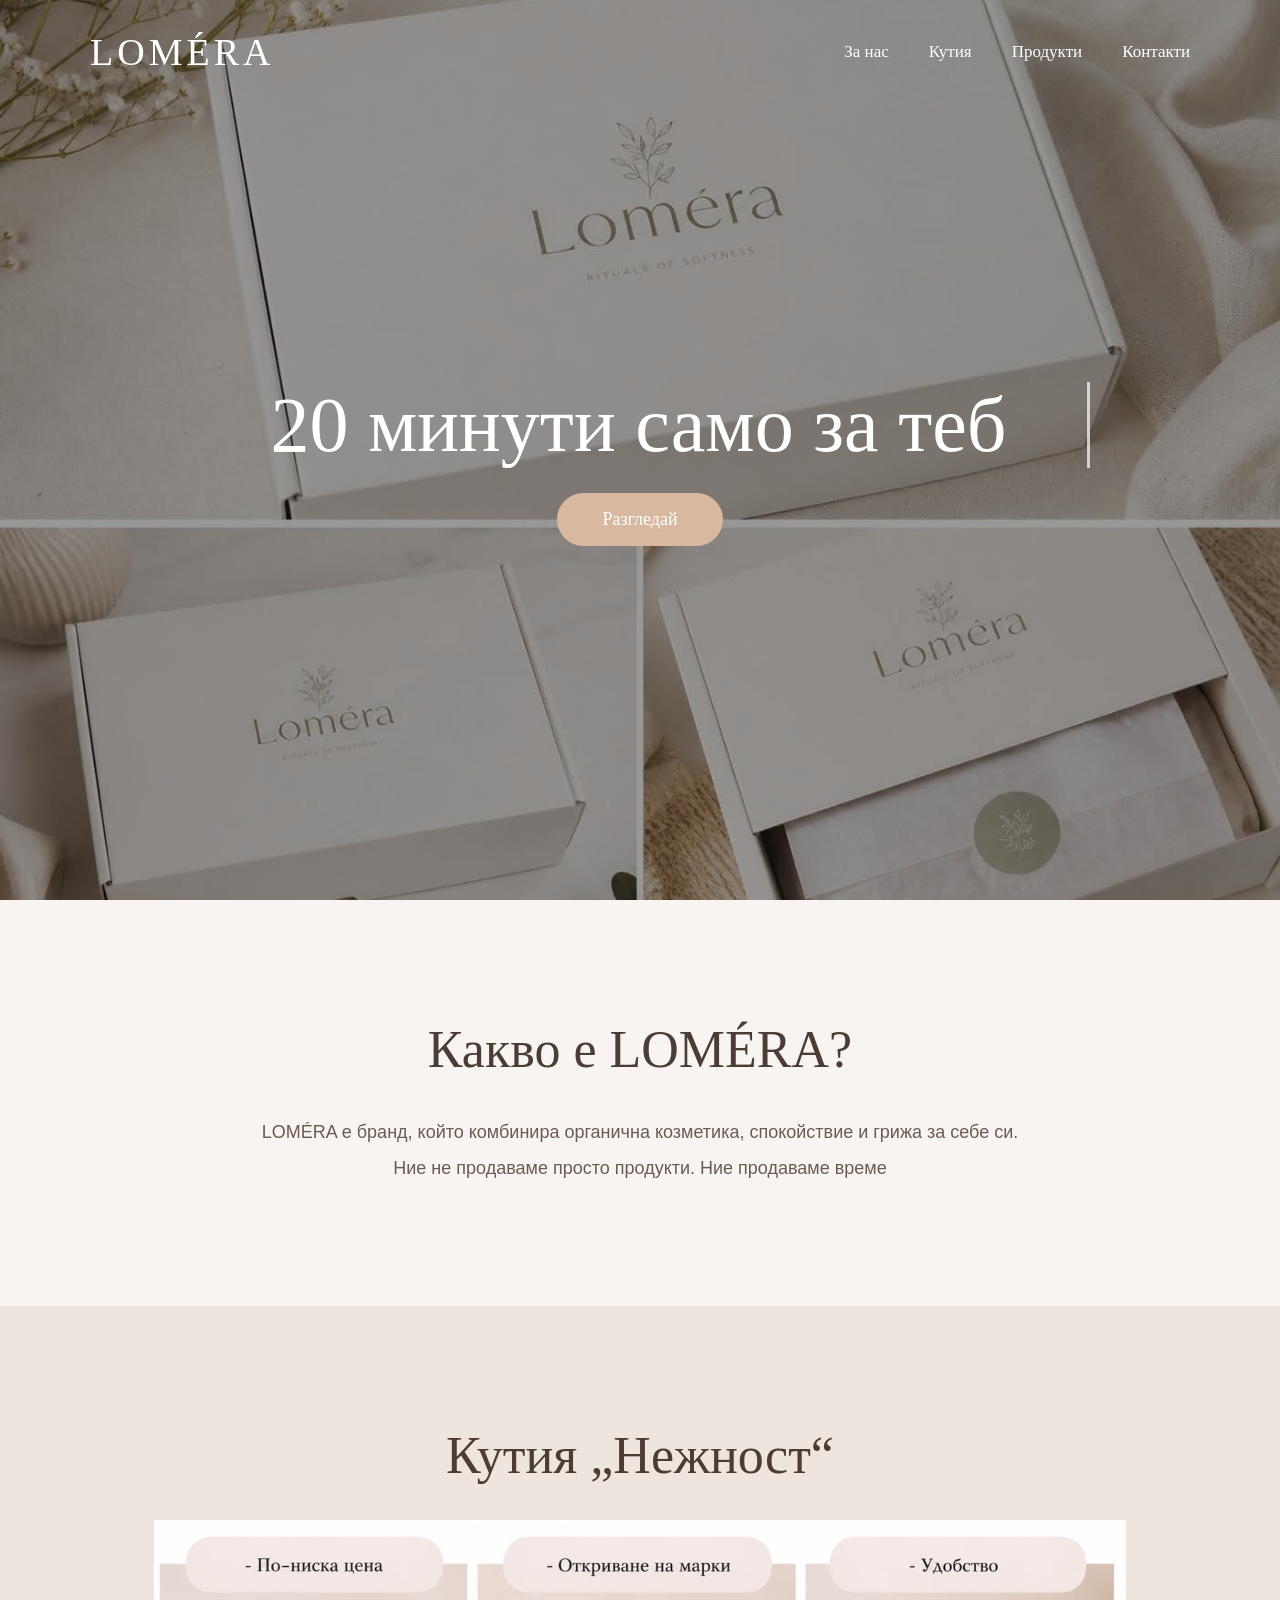
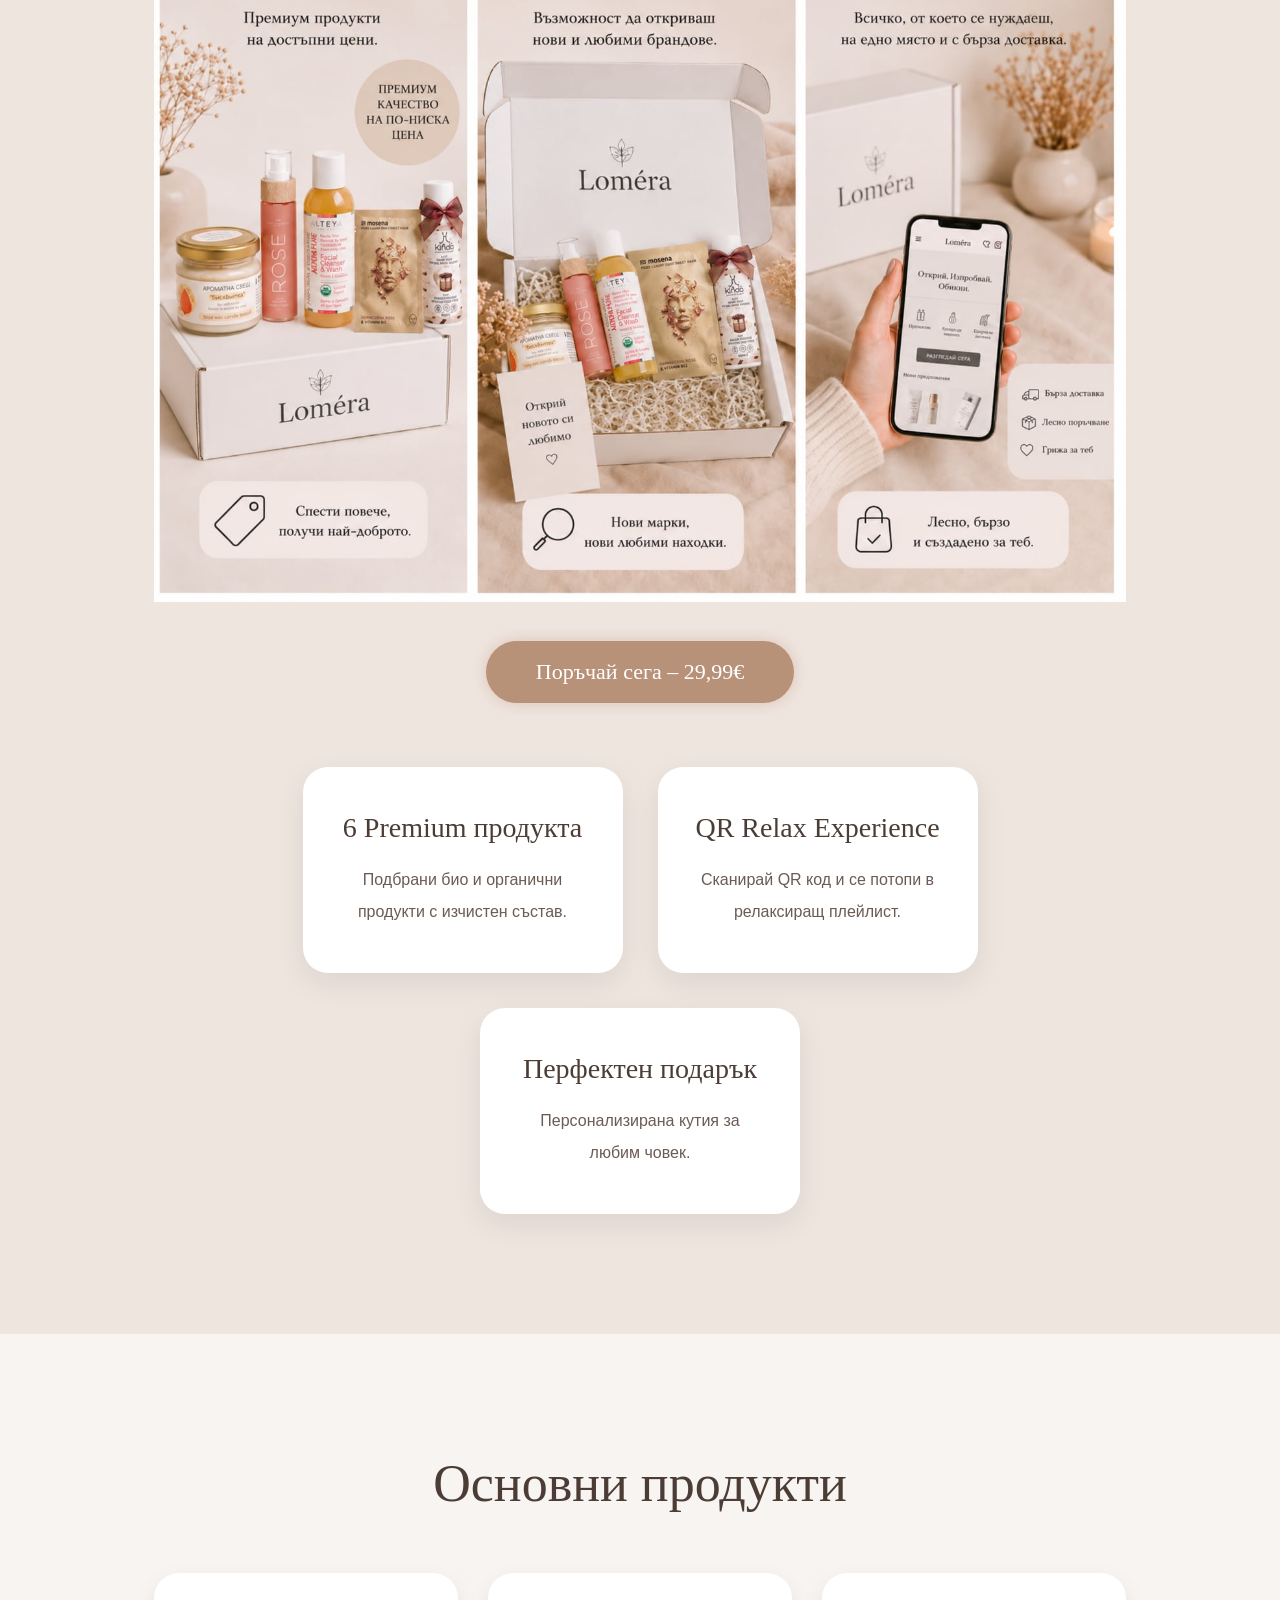
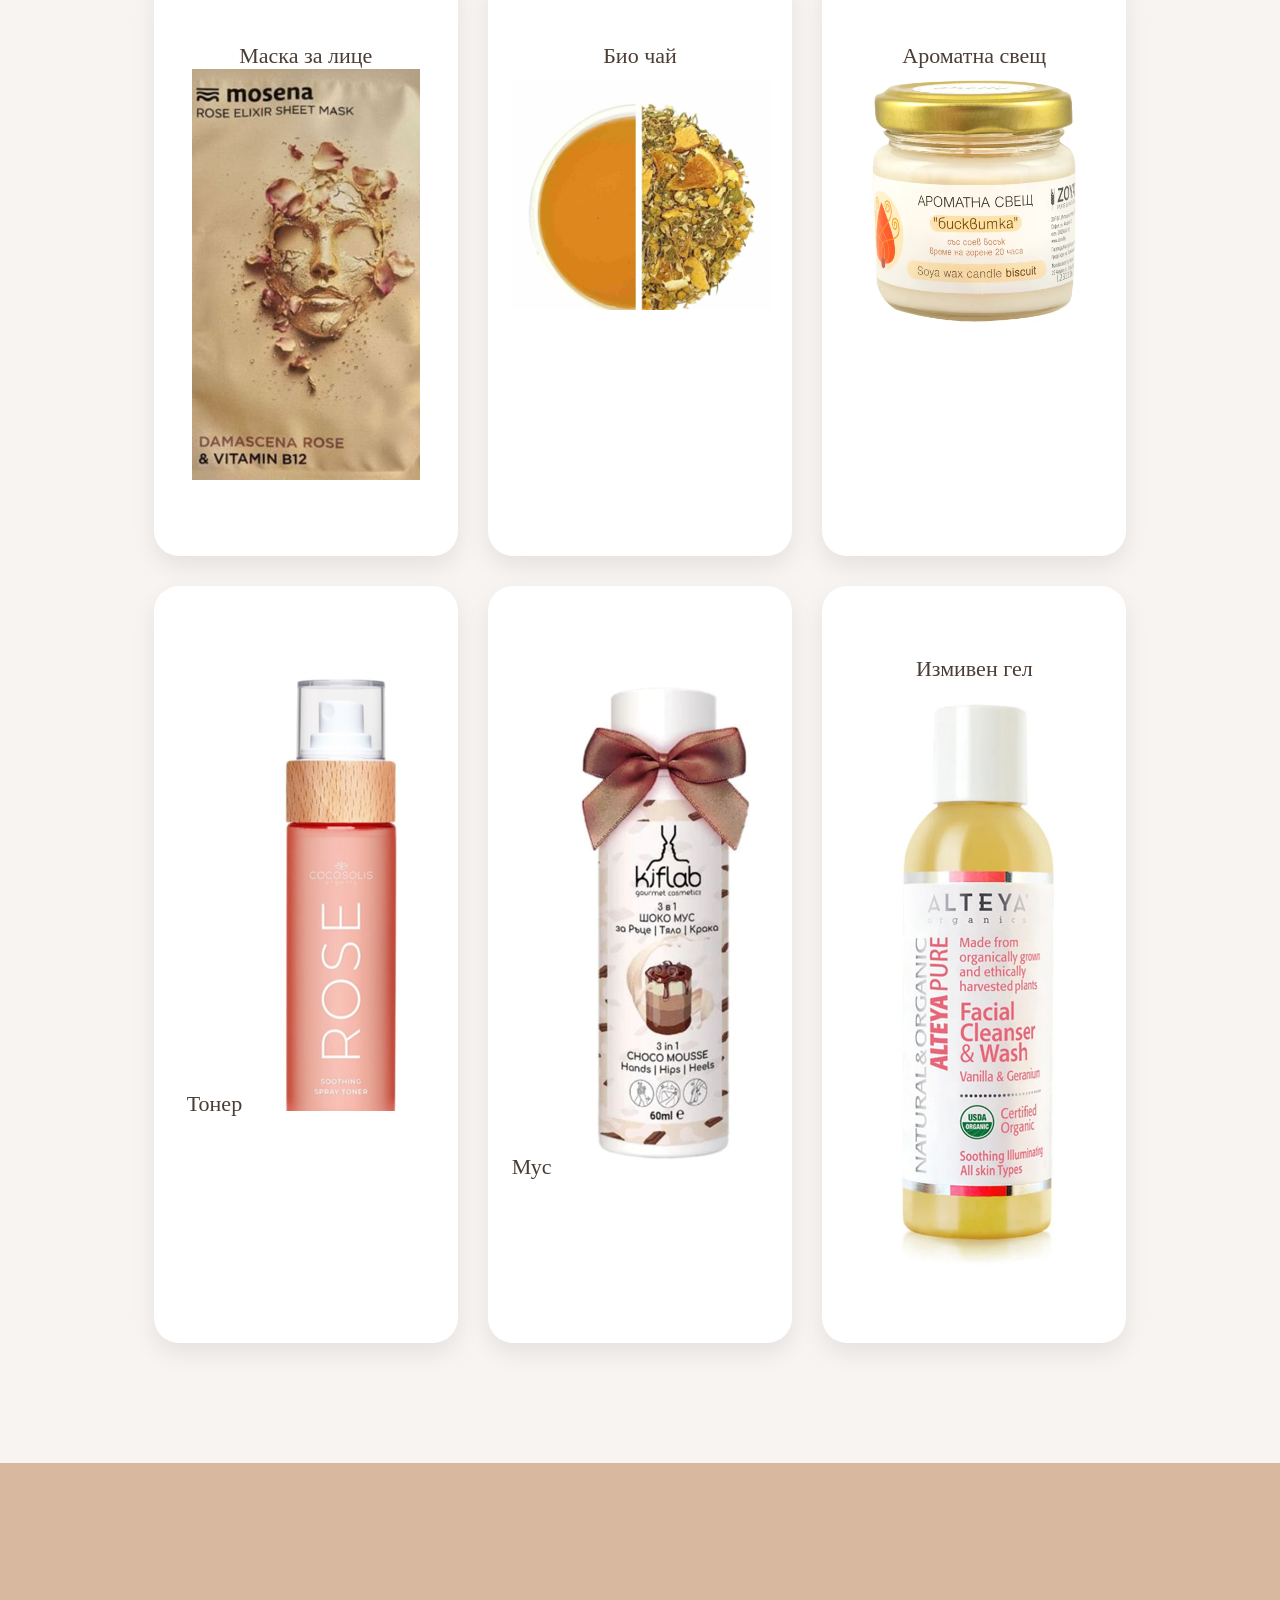
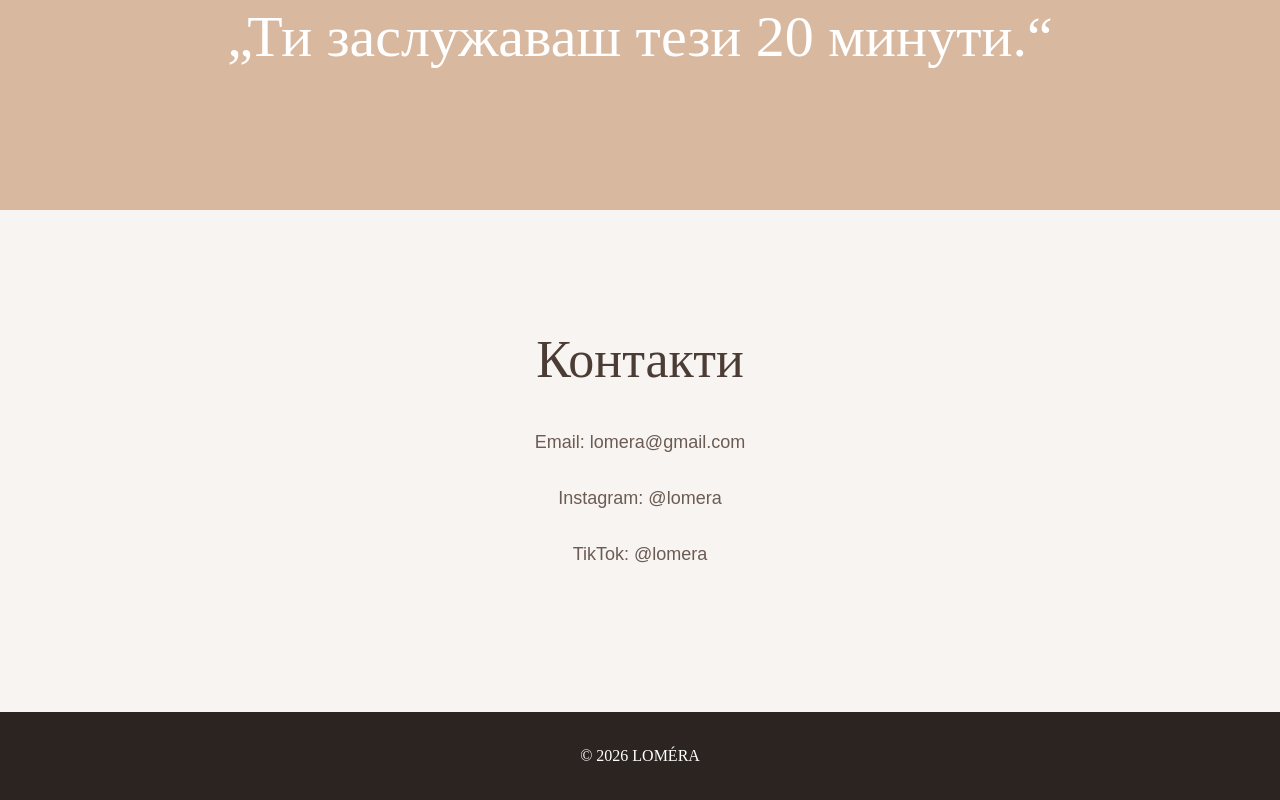
<file: index.html>
<!DOCTYPE html>
<html lang="bg">
<head>
    <meta charset="UTF-8">
    <meta name="viewport" content="width=device-width, initial-scale=1.0">
    <title>LOMÉRA</title>

    <link rel="stylesheet" href="style.css">
</head>
<body>

    <header>

        <nav>
            <h1>LOMÉRA</h1>

            <ul>
                <li><a href="#about">За нас</a></li>
                <li><a href="#box">Кутия</a></li>
                <li><a href="#products">Продукти</a></li>
                <li><a href="#contact">Контакти</a></li>
            </ul>
        </nav>

        <div class="hero">

            <h2>20 минути само за теб</h2>

           

            <a href="#about" class="btn">
                Разгледай
            </a>

        </div>

    </header>

    <section id="about" class="section">

        <h2>Какво е LOMÉRA?</h2>

        <p>
            LOMÉRA е бранд, който комбинира органична козметика,
            спокойствие и грижа за себе си.
        </p>

        <p>
            Ние не продаваме просто продукти.
            Ние продаваме време
        </p>

    </section>

    <section id="box" class="section dark-section">

        <h2>Кутия „Нежност“</h2>
        <img src = "685104263_960308946868538_2619702765755820167_n.jpg" style="max-width:100%; height:auto;">
<a href="#contact" class="order-btn">
            Поръчай сега – 29,99€
        </a>

        <div class="cards">

            <div class="card">
                <h3>6 Premium продукта</h3>

                <p>
                    Подбрани био и органични продукти
                    с изчистен състав.
                </p>
            </div>

            <div class="card">
                <h3>QR Relax Experience</h3>

                <p>
                    Сканирай QR код и се потопи
                    в релаксиращ плейлист.
                </p>
            </div>

            <div class="card">
                <h3>Перфектен подарък</h3>

                <p>
                    Персонализирана кутия
                    за любим човек.
                </p>
            </div>

        </div>

    </section>

    <section id="products" class="section">

        <h2>Основни продукти</h2>

        <div class="products">

            <div class="product">
                Маска за лице
                <img src = "маска.png">
            </div>

            <div class="product">
                Био чай
                <img src = "чай1.png" style="max-width:100%; height:auto;">
            </div>

            <div class="product">
                Ароматна свещ
                <img src = "17355-43907-4.avif" style="max-width:100%; height:auto;">
            </div>

            <div class="product">
                Тонер
                <img src = "тонер.png" >
            </div>

            <div class="product">
                Мус
               <img src ="мус.png">
            </div>

            <div class="product">
                Измивен гел
                <img src = "гел.png">
            </div>

        </div>

    </section>

    <section class="quote">

        <h2>
            „Ти заслужаваш тези 20 минути.“
        </h2>

    </section>

    <section id="contact" class="section">

        <h2>Контакти</h2>

        <p>Email: lomera@gmail.com</p>

        <p>Instagram: @lomera</p>

        <p>TikTok: @lomera</p>

    </section>
 
    <footer>

        <p>
            © 2026 LOMÉRA
        </p>

    </footer>

</body>
</html>
</file>
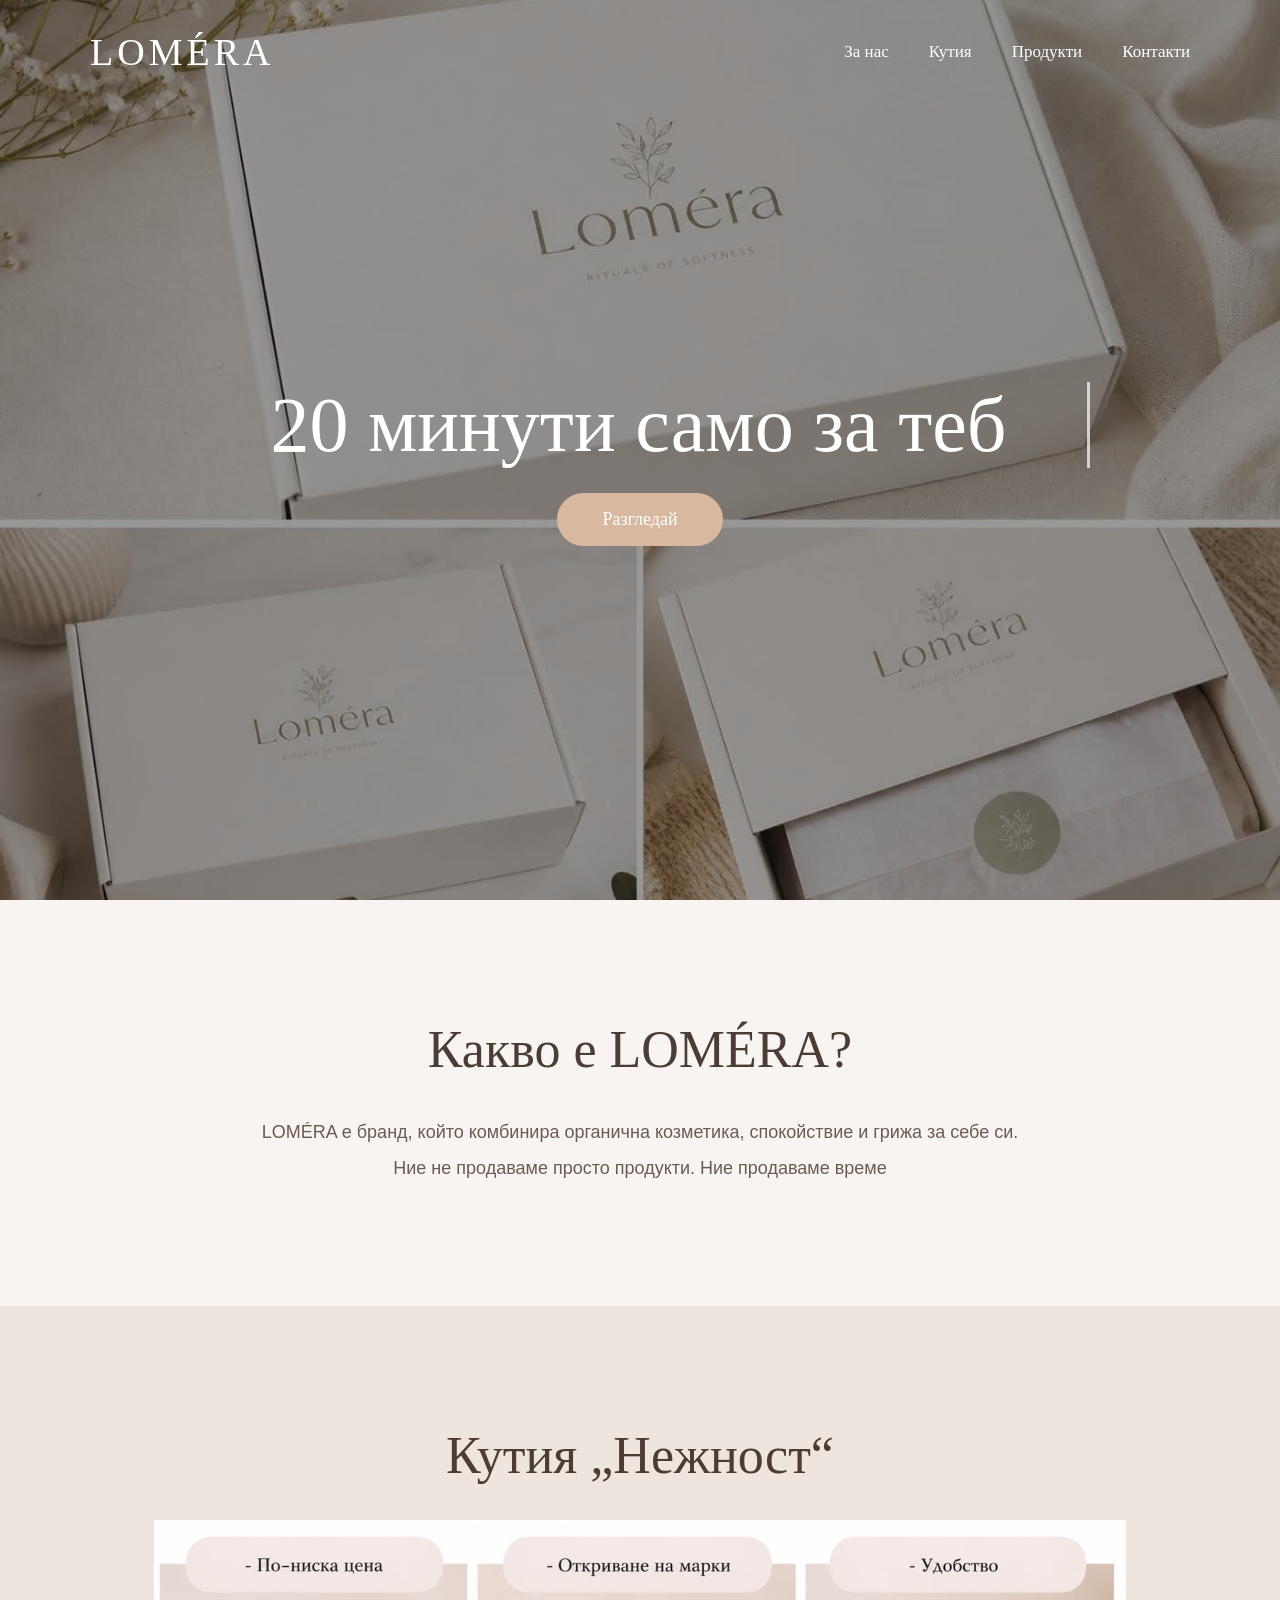
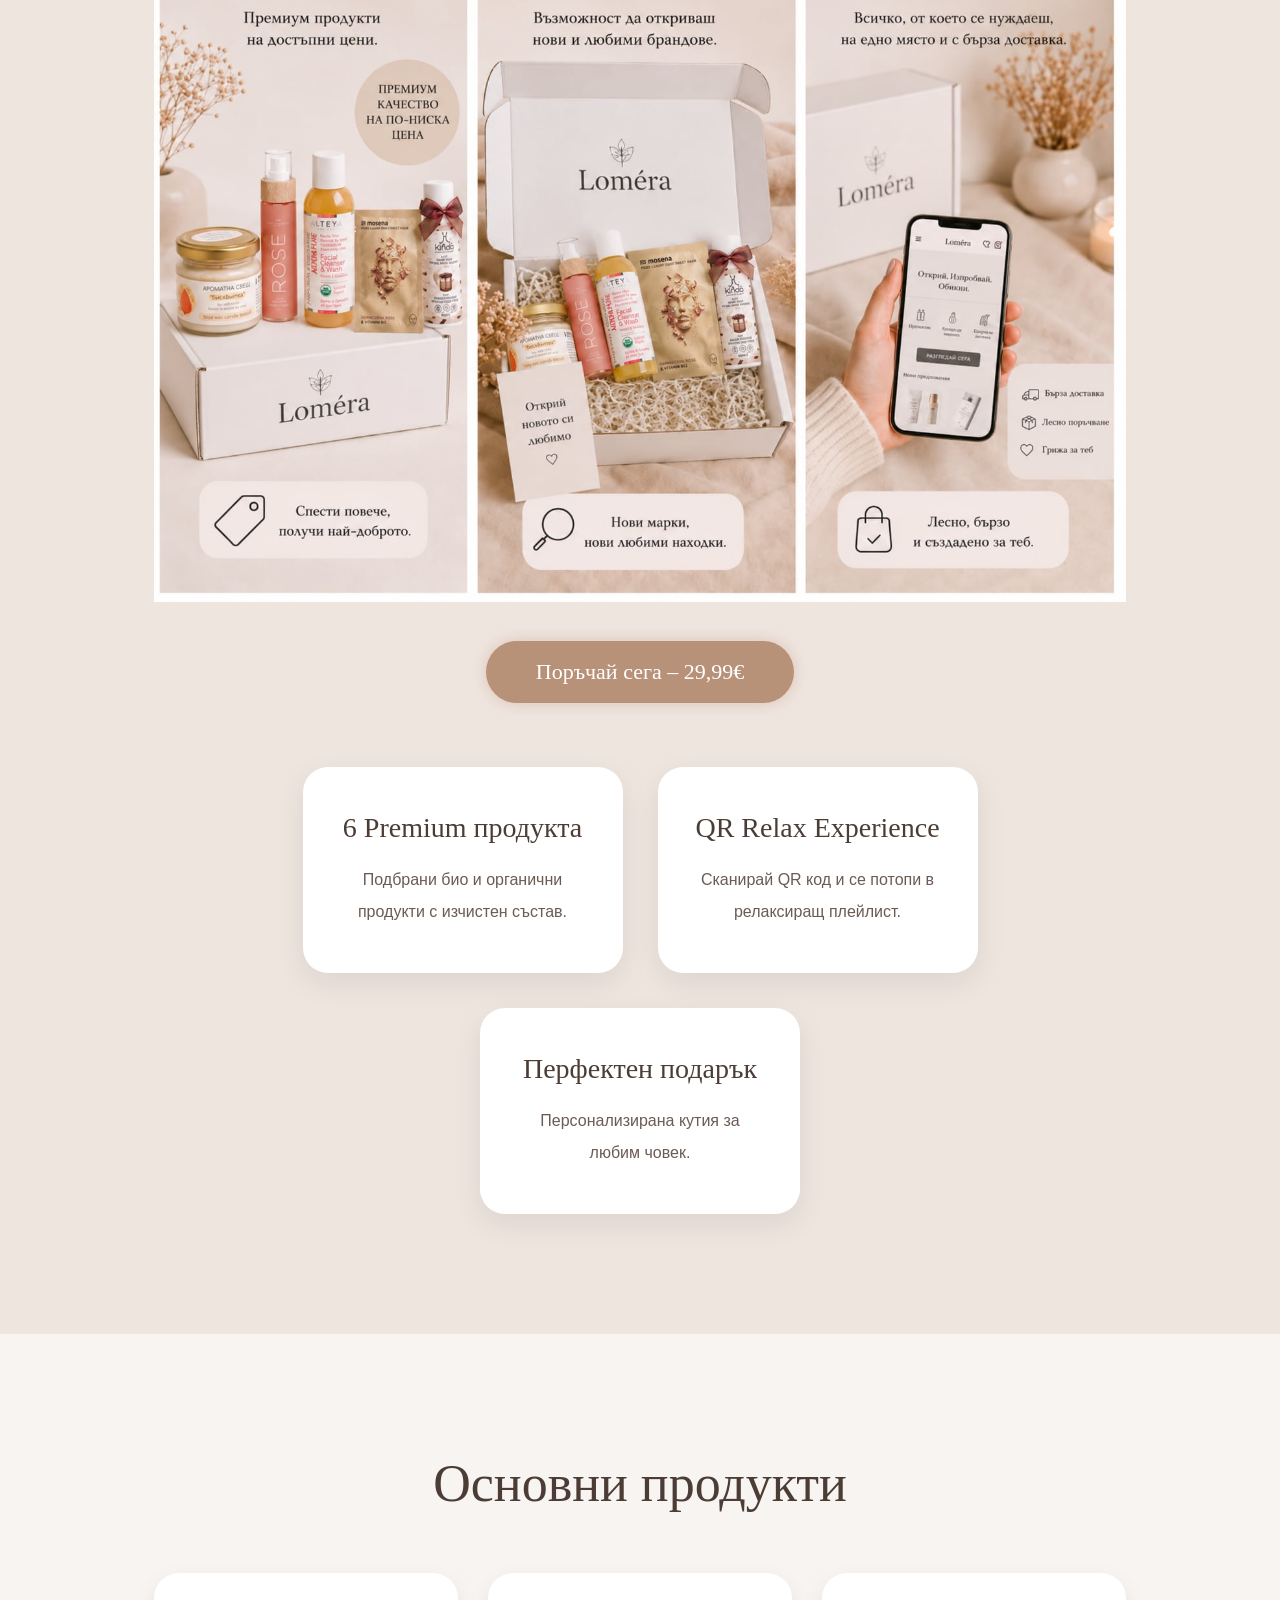
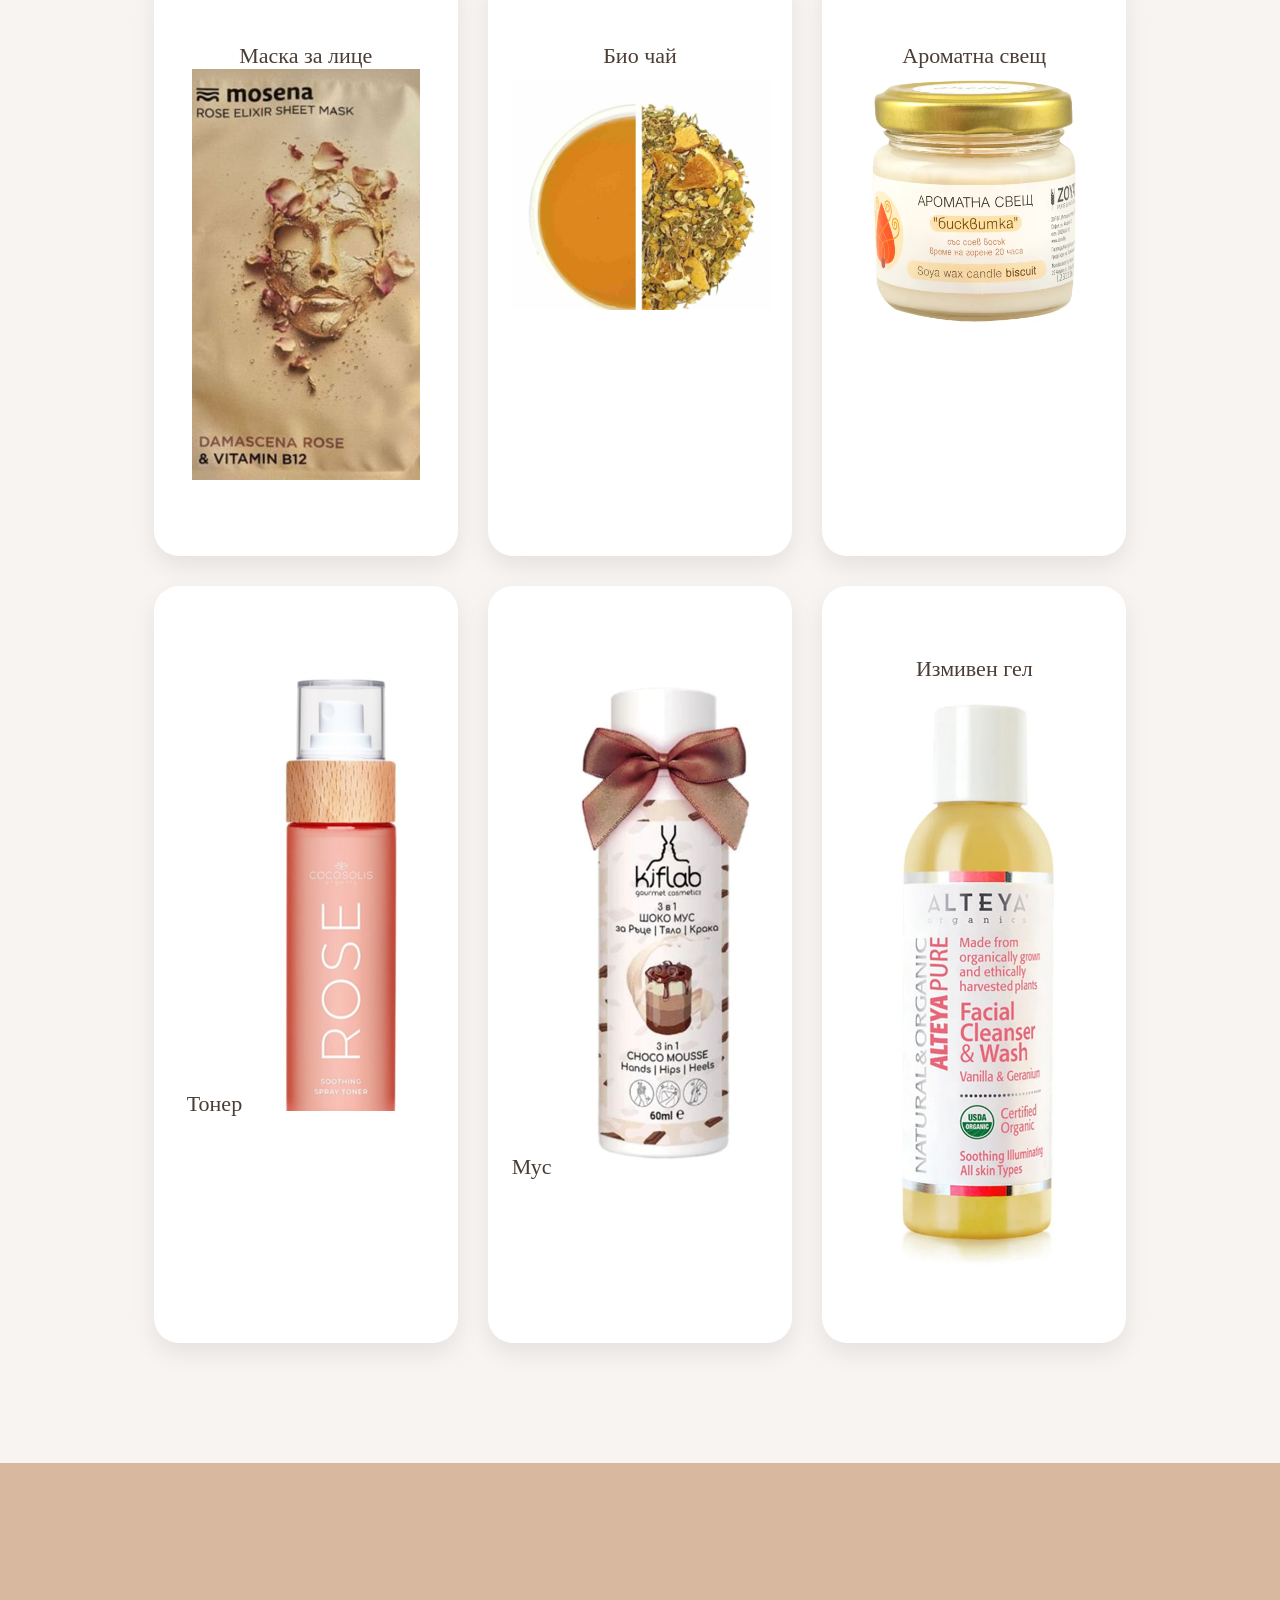
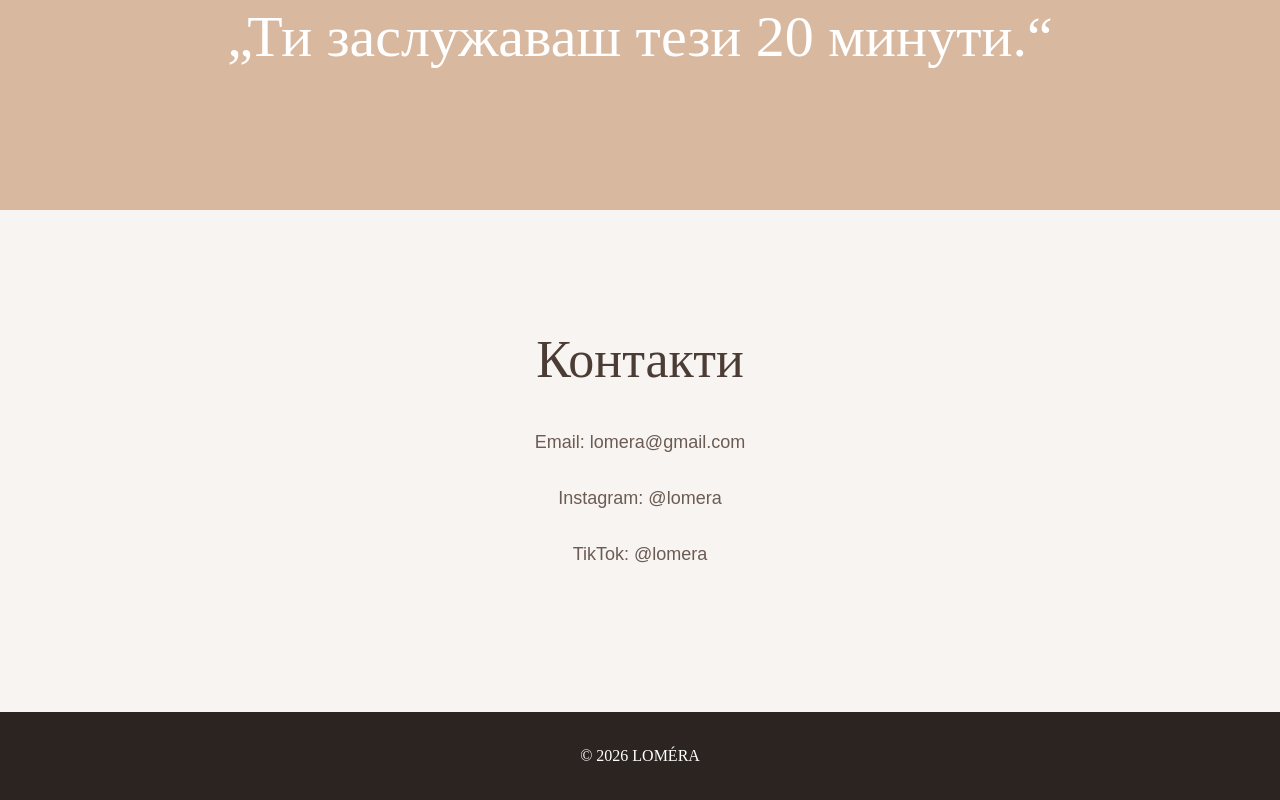
<file: lomera.html>
<!DOCTYPE html>
<html lang="bg">
<head>
    <meta charset="UTF-8">
    <meta name="viewport" content="width=device-width, initial-scale=1.0">
    <title>LOMÉRA</title>

    <link rel="stylesheet" href="style.css">
</head>
<body>

    <header>

        <nav>
            <h1>LOMÉRA</h1>

            <ul>
                <li><a href="#about">За нас</a></li>
                <li><a href="#box">Кутия</a></li>
                <li><a href="#products">Продукти</a></li>
                <li><a href="#contact">Контакти</a></li>
            </ul>
        </nav>

        <div class="hero">

            <h2>20 минути само за теб</h2>

           

            <a href="#about" class="btn">
                Разгледай
            </a>

        </div>

    </header>

    <section id="about" class="section">

        <h2>Какво е LOMÉRA?</h2>

        <p>
            LOMÉRA е бранд, който комбинира органична козметика,
            спокойствие и грижа за себе си.
        </p>

        <p>
            Ние не продаваме просто продукти.
            Ние продаваме време
        </p>

    </section>

    <section id="box" class="section dark-section">

        <h2>Кутия „Нежност“</h2>
        <img src = "685104263_960308946868538_2619702765755820167_n.jpg" style="max-width:100%; height:auto;">
<a href="#contact" class="order-btn">
            Поръчай сега – 29,99€
        </a>

        <div class="cards">

            <div class="card">
                <h3>6 Premium продукта</h3>

                <p>
                    Подбрани био и органични продукти
                    с изчистен състав.
                </p>
            </div>

            <div class="card">
                <h3>QR Relax Experience</h3>

                <p>
                    Сканирай QR код и се потопи
                    в релаксиращ плейлист.
                </p>
            </div>

            <div class="card">
                <h3>Перфектен подарък</h3>

                <p>
                    Персонализирана кутия
                    за любим човек.
                </p>
            </div>

        </div>

    </section>

    <section id="products" class="section">

        <h2>Основни продукти</h2>

        <div class="products">

            <div class="product">
                Маска за лице
                <img src = "маска.png">
            </div>

            <div class="product">
                Био чай
                <img src = "чай1.png" style="max-width:100%; height:auto;">
            </div>

            <div class="product">
                Ароматна свещ
                <img src = "17355-43907-4.avif" style="max-width:100%; height:auto;">
            </div>

            <div class="product">
                Тонер
                <img src = "тонер.png" >
            </div>

            <div class="product">
                Мус
               <img src ="мус.png">
            </div>

            <div class="product">
                Измивен гел
                <img src = "гел.png">
            </div>

        </div>

    </section>

    <section class="quote">

        <h2>
            „Ти заслужаваш тези 20 минути.“
        </h2>

    </section>

    <section id="contact" class="section">

        <h2>Контакти</h2>

        <p>Email: lomera@gmail.com</p>

        <p>Instagram: @lomera</p>

        <p>TikTok: @lomera</p>

    </section>
 
    <footer>

        <p>
            © 2026 LOMÉRA
        </p>

    </footer>

</body>
</html>
</file>
<file: style.css>
*{
    margin:0;
    padding:0;
    box-sizing:border-box;
}

html{
    scroll-behavior:smooth;
}

body{
    font-family: 'Georgia', serif;
    background:#f8f4f1;
    color:#4b3d35;
}

/* HEADER */

header{
    height:100vh;

    background:
    linear-gradient(rgba(0,0,0,0.35),
    rgba(0,0,0,0.35)),

    url('Кутията.jpg');

    background-size:cover;
    background-position:center;

    color:white;
}

/* NAVIGATION */

nav{
    display:flex;
    justify-content:space-between;
    align-items:center;

    padding:30px 90px;
}

nav h1{
    font-size:38px;
    letter-spacing:4px;
    font-weight:lighter;
}

nav ul{
    display:flex;
    gap:40px;
    list-style:none;
}

nav a{
    color:white;
    text-decoration:none;
    font-size:17px;
    transition:0.3s;
}

nav a:hover{
    opacity:0.7;
}

/* HERO */

.hero{
    height:80vh;

    display:flex;
    flex-direction:column;
    justify-content:center;
    align-items:center;

    text-align:center;

}

.hero h2{
 font-size:78px;
    font-weight:300;

    max-width:900px;
    line-height:1.1;

    margin-bottom:25px;

    overflow:hidden;
    white-space:nowrap;

    border-right:3px solid rgba(255,255,255,0.7);

    width:0;

    animation: typing 3s steps(25, end) forwards,
               blink 0.8s infinite;
}

/* пише текста */
@keyframes typing{
    from{
        width:0;
    }
    to{
        width:100%;
    }
}

/* мигаща черта */
@keyframes blink{
    50%{
        border-color:transparent;
    }
}

/* shimmer движение */
@keyframes shineText{
    0%{
        background-position:0%;
    }
    50%{
        background-position:100%;
    }
    100%{
        background-position:0%;
    }

}

.hero p{
    font-size:24px;

    margin-bottom:40px;

    font-family:Arial, sans-serif;
}

.btn{
    background:#d9b8a0;

    padding:16px 45px;

    border-radius:40px;

    color:white;

    text-decoration:none;

    font-size:18px;

    transition:0.3s;
}

.btn:hover{
    background:#b89179;
    transform:scale(1.05);
}

/* GENERAL SECTION */

.section{
    padding:120px 12%;
    text-align:center;
}

.section h2{
    font-size:52px;

    font-weight:lighter;

    margin-bottom:35px;
}

.section p{
    max-width:850px;

    margin:auto;

    line-height:2;

    font-size:18px;

    font-family:Arial, sans-serif;

    color:#6b5b53;
   

}


/* SOFT BACKGROUND */

.dark-section{
    background:#efe5df;
}
.order-btn{
   display:inline-block;
    margin-top:35px;

    position:relative;
    overflow:hidden;

    background:#b89179;
    color:white;

    padding:18px 50px;
    border-radius:40px;

    text-decoration:none;
    font-size:22px;

    transition: all 0.4s ease;

    box-shadow:0 0 15px rgba(184,145,121,0.4);

    animation: glow 2.5s ease-in-out infinite;
}

/* shimmer light */
.order-btn::before{
    content:"";
    position:absolute;
    top:0;
    left:-150%;

    width:60%;
    height:100%;

    background:linear-gradient(
        120deg,
        transparent,
        rgba(255,255,255,0.5),
        transparent
    );

    transform:skewX(-25deg);
    animation: shimmer 3s infinite;
}

/* hover ефект */
.order-btn:hover{
    transform:scale(1.08);
    box-shadow:
        0 0 25px rgba(184,145,121,0.7),
        0 0 60px rgba(184,145,121,0.4);
}

/* glow pulse */
@keyframes glow{
    0%{
        box-shadow:0 0 12px rgba(184,145,121,0.3);
    }
    50%{
        box-shadow:0 0 25px rgba(184,145,121,0.6);
    }
    100%{
        box-shadow:0 0 12px rgba(184,145,121,0.3);
    }
}

/* shimmer движение */
@keyframes shimmer{
    0%{
        left:-150%;
    }
    50%{
        left:150%;
    }
    100%{
        left:150%;
    }
}

.order-btn:hover{
    background:#9f7b65;
    transform:scale(1.05);
}

/* CARDS */

.cards{
    display:flex;
    justify-content:center;
    flex-wrap:wrap;

    gap:35px;

    margin-top:60px;
}

.card{
    width:320px;

    background:white;

    padding:45px 35px;

    border-radius:25px;

    box-shadow:0 10px 30px rgba(0,0,0,0.08);

    transition:0.3s;
}

.card:hover{
    transform:translateY(-10px);
}

.card h3{
    margin-bottom:20px;

    font-size:28px;

    font-weight:lighter;
}

.card p{
    font-size:16px;
}

/* PRODUCTS */

.products{
    display:grid;

    grid-template-columns:
    repeat(auto-fit,minmax(250px,1fr));

    gap:30px;

    margin-top:60px;
}

.product{
    background:white;

    padding:70px 20px;

    border-radius:25px;

    font-size:22px;

    box-shadow:0 10px 25px rgba(0,0,0,0.08);

    transition:0.3s;
}

.product:hover{
    transform:scale(1.04);
}

/* QUOTE */

.quote{
    background:#d9b8a0;

    color:white;

    padding:130px 10%;

    text-align:center;
}

.quote h2{
    font-size:58px;

    font-weight:lighter;

    line-height:1.5;
}

/* CONTACT */

#contact p{
    margin-bottom:20px;
}

/* FOOTER */

footer{
    background:#2c2420;

    color:white;

    text-align:center;

    padding:35px;
}

/* MOBILE */

@media(max-width:900px){

    nav{
        flex-direction:column;
        gap:25px;

        padding:30px;
    }

    nav ul{
        flex-direction:column;
        text-align:center;
        gap:20px;
    }

    .hero h2{
        font-size:48px;
    }

    .section h2{
        font-size:38px;
    }

    .quote h2{
        font-size:38px;
    }
form{
  display:flex;
  flex-direction:column;
  gap:20px;
  max-width:700px;
  margin:auto;
}

input,
textarea{
  padding:18px;
  border:none;
  border-radius:18px;
  font-size:16px;
  outline:none;
}

textarea{
  height:180px;
  resize:none;
}
}
</file>
